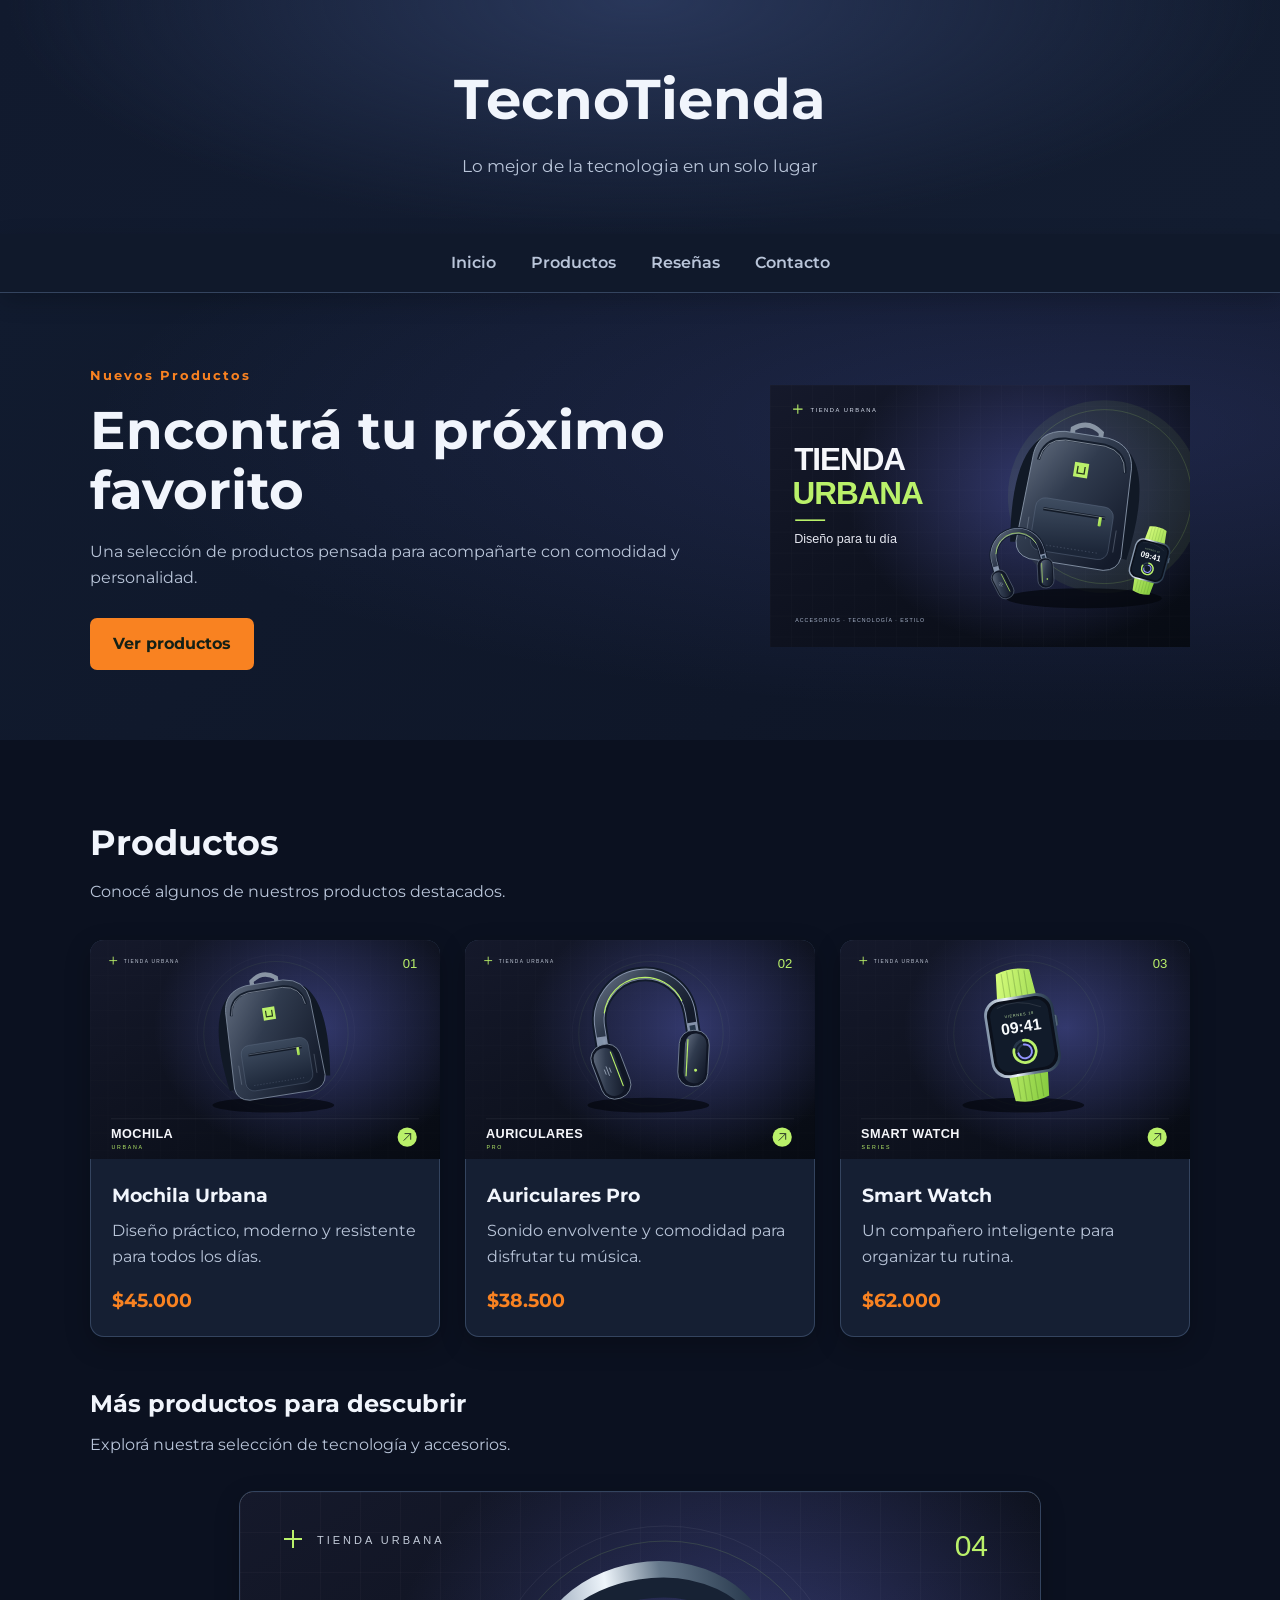
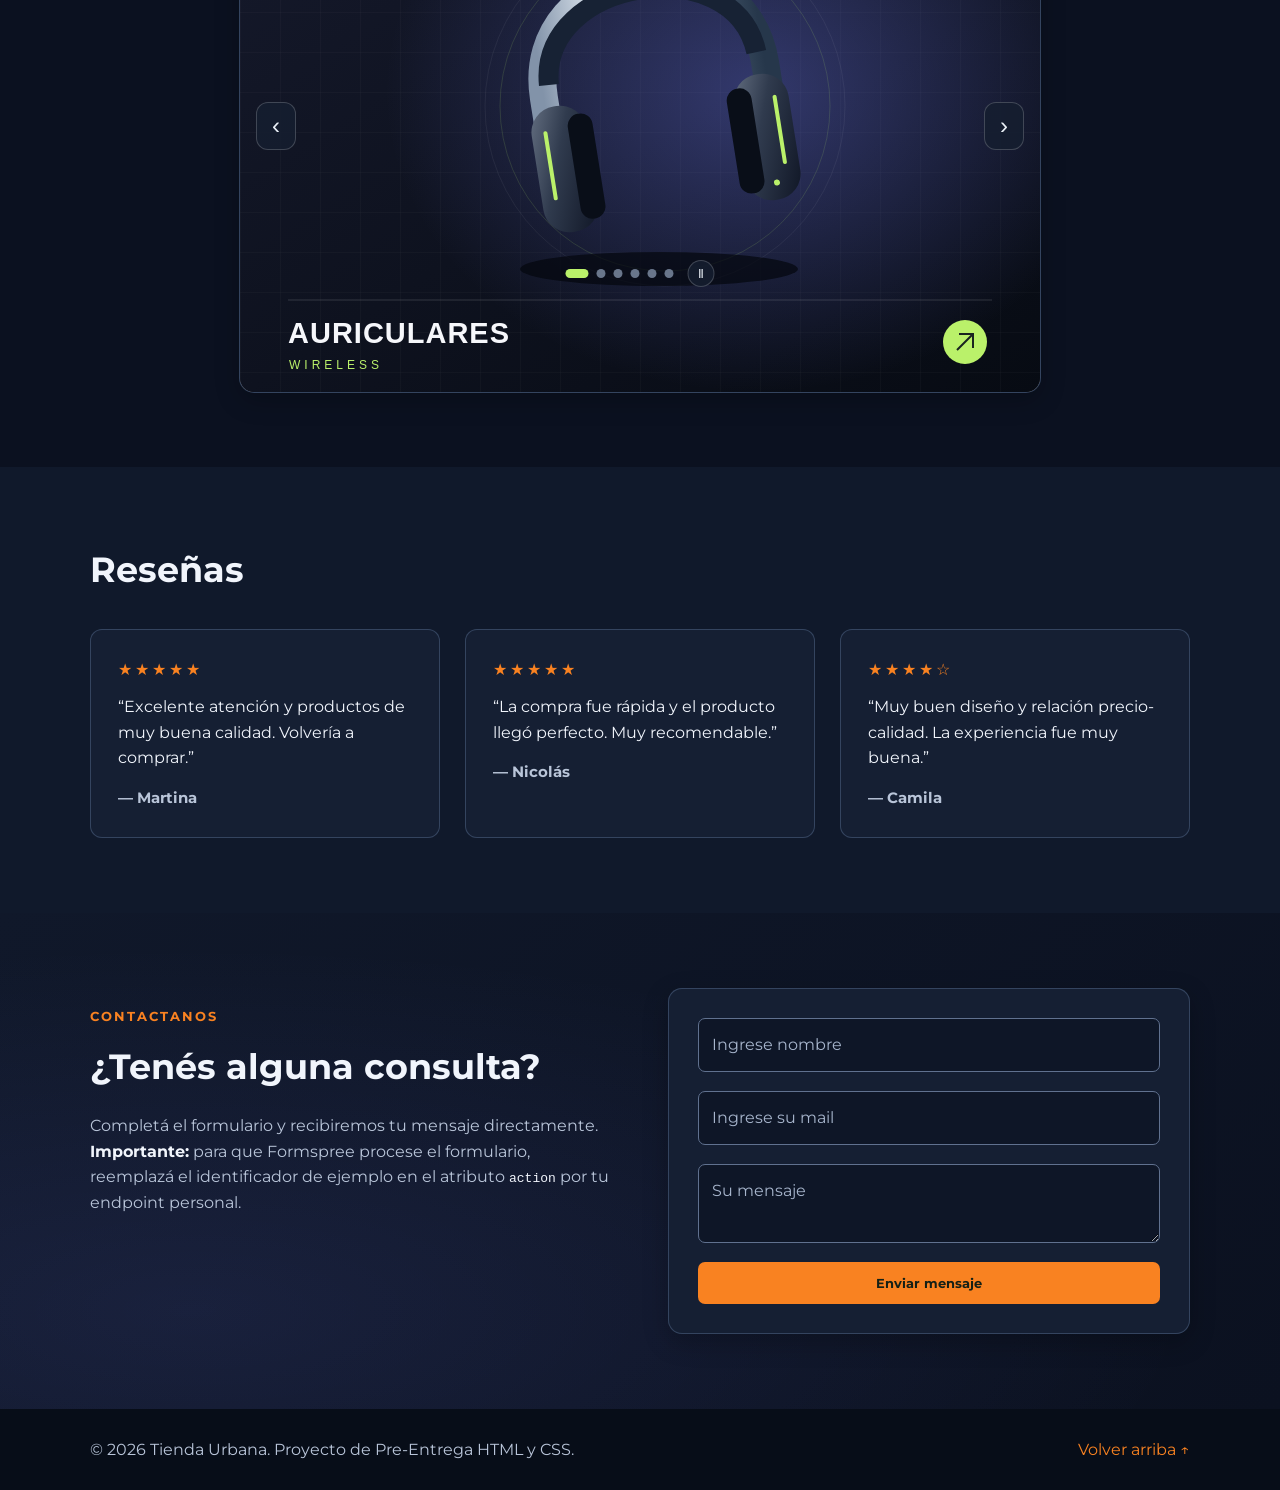
<file: index.html>
<!DOCTYPE html>
<html lang="es">
<head>
  <meta charset="UTF-8">
  <meta name="viewport" content="width=device-width, initial-scale=1.0">
  <meta name="theme-color" content="#10192b">
  <meta name="description" content="Tienda Urbana: productos importados">
  <title>TecnoTienda</title>
  <link rel="preconnect" href="https://fonts.googleapis.com">
  <link rel="preconnect" href="https://fonts.gstatic.com" crossorigin>
  <link href="https://fonts.googleapis.com/css2?family=Montserrat:wght@400;600;700&display=swap" rel="stylesheet">
  <link rel="stylesheet" href="styles.css">
</head>
<body>
  <header id="inicio">
    <div class="contenedor">
      <h1>TecnoTienda</h1>
      <p>Lo mejor de la tecnologia en un solo lugar</p>
    </div>
  </header>

  <nav aria-label="Navegación principal">
    <div class="contenedor">
      <ul>
        <li><a href="#inicio">Inicio</a></li>
        <li><a href="#productos">Productos</a></li>
        <li><a href="#resenas">Reseñas</a></li>
        <li><a href="#contacto">Contacto</a></li>
      </ul>
    </div>
  </nav>

  <main>
    <section class="hero">
      <div class="contenedor hero-contenido">
        <div>
          <span class="etiqueta">Nuevos Productos</span>
          <h2>Encontrá tu próximo favorito</h2>
          <p>Una selección de productos pensada para acompañarte con comodidad y personalidad.</p>
          <a class="boton" href="#productos">Ver productos</a>
        </div>
        <img src="img/hero.svg" alt="Ilustración de productos de la tienda">
      </div>
    </section>

    <section id="productos" class="seccion">
      <div class="contenedor">
        <h2>Productos</h2>
        <p class="intro">Conocé algunos de nuestros productos destacados.</p>

        <div class="productos">
          <article class="card">
            <img src="img/producto1.svg" alt="Mochila urbana">
            <div class="card-contenido">
              <h3>Mochila Urbana</h3>
              <p>Diseño práctico, moderno y resistente para todos los días.</p>
              <strong>$45.000</strong>
            </div>
          </article>

          <article class="card">
            <img src="img/producto2.svg" alt="Auriculares inalámbricos">
            <div class="card-contenido">
              <h3>Auriculares Pro</h3>
              <p>Sonido envolvente y comodidad para disfrutar tu música.</p>
              <strong>$38.500</strong>
            </div>
          </article>

          <article class="card">
            <img src="img/producto3.svg" alt="Reloj inteligente">
            <div class="card-contenido">
              <h3>Smart Watch</h3>
              <p>Un compañero inteligente para organizar tu rutina.</p>
              <strong>$62.000</strong>
            </div>
          </article>
        </div>

        <div class="coleccion-slider">
          <h3>Más productos para descubrir</h3>
          <p class="intro">Explorá nuestra selección de tecnología y accesorios.</p>
          <div class="slider-marco">
            <iframe src="slider-productos/slider.html" title="Carrusel de seis productos de Tienda Urbana" width="800" height="500" loading="lazy"></iframe>
          </div>
        </div>
      </div>
    </section>

    <section id="resenas" class="seccion resenas-seccion">
      <div class="contenedor">
        <h2>Reseñas</h2>
        <div class="resenas">
          <article class="resena">
            <div class="estrellas">★★★★★</div>
            <p>“Excelente atención y productos de muy buena calidad. Volvería a comprar.”</p>
            <h3>— Martina</h3>
          </article>
          <article class="resena">
            <div class="estrellas">★★★★★</div>
            <p>“La compra fue rápida y el producto llegó perfecto. Muy recomendable.”</p>
            <h3>— Nicolás</h3>
          </article>
          <article class="resena">
            <div class="estrellas">★★★★☆</div>
            <p>“Muy buen diseño y relación precio-calidad. La experiencia fue muy buena.”</p>
            <h3>— Camila</h3>
          </article>
        </div>
      </div>
    </section>

    <section id="contacto" class="seccion contacto">
      <div class="contenedor contacto-grid">
        <div>
          <span class="etiqueta">CONTACTANOS</span>
          <h2>¿Tenés alguna consulta?</h2>
          <p>Completá el formulario y recibiremos tu mensaje directamente.</p>
          <p><strong>Importante:</strong> para que Formspree procese el formulario, reemplazá el identificador de ejemplo en el atributo <code>action</code> por tu endpoint personal.</p>
        </div>

        <form action="https://formspree.io/f/mdeknryv" method="POST">
          <input type="text" name="nombre" placeholder="Ingrese nombre" aria-label="Nombre" required>
          <input type="email" name="email" placeholder="Ingrese su mail" aria-label="Correo electrónico" required>
          <textarea name="mensaje" placeholder="Su mensaje" aria-label="Mensaje" required></textarea>
          <button type="submit">Enviar mensaje</button>
        </form>
      </div>
    </section>
  </main>

  <footer>
    <div class="contenedor">
      <p>&copy; 2026 Tienda Urbana. Proyecto de Pre-Entrega HTML y CSS.</p>
      <a href="#inicio">Volver arriba ↑</a>
    </div>
  </footer>
</body>
</html>
</file>
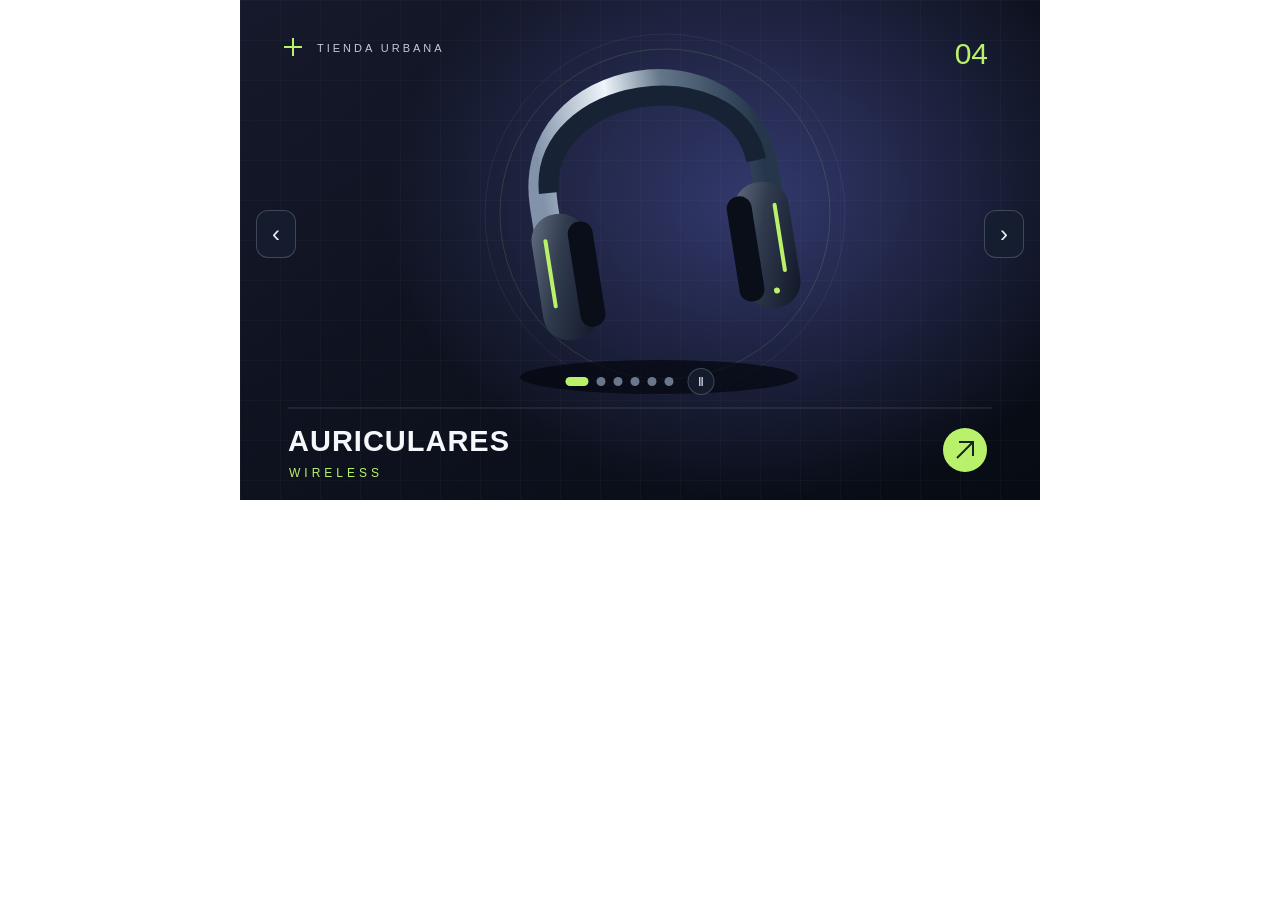
<file: slider-productos/slider.html>
<!doctype html>
<html lang="es"><head><meta charset="utf-8"><meta name="viewport" content="width=device-width,initial-scale=1"><title>Productos · Tienda Urbana</title><style>
*{box-sizing:border-box}body{margin:0;background:transparent}.tu-slider{position:relative;width:100%;max-width:800px;aspect-ratio:8/5;overflow:hidden;background:#0a0e18;color:#fff;font-family:Arial,sans-serif;margin:auto}.tu-slider img{display:block;width:100%;height:100%;object-fit:contain}.tu-slider img[hidden]{display:none}.tu-slider button{cursor:pointer;color:#eaf0f7;background:#151e30dd;border:1px solid #ffffff30;display:grid;place-items:center}.tu-slider button:hover{background:#baf16a;color:#111827}.tu-slider button:focus-visible{outline:3px solid #baf16a;outline-offset:3px}.tu-prev,.tu-next{position:absolute;top:42%;width:clamp(30px,5vw,40px);height:clamp(36px,6vw,48px);border-radius:12px;font-size:24px}.tu-prev{left:2%}.tu-next{right:2%}.tu-controls{position:absolute;bottom:21%;left:50%;transform:translateX(-50%);display:flex;gap:8px;align-items:center}.tu-slider .tu-dot{width:9px;height:9px;padding:0;border-radius:50%;border:0;background:#69768b}.tu-slider .tu-dot[aria-current=true]{background:#baf16a;width:23px;border-radius:6px}.tu-slider .tu-pause{width:27px;height:27px;border-radius:50%;font-size:12px;margin-left:6px}.tu-status{position:absolute;width:1px;height:1px;overflow:hidden;clip-path:inset(50%)}
</style></head><body><section class="tu-slider" role="region" aria-roledescription="carrusel" aria-label="Productos Tienda Urbana" tabindex="0">
<img src="productos/auriculares.svg" alt="Auriculares — WIRELESS" width="800" height="500">
<img src="productos/parlante.svg" alt="Parlante portátil — SOUND" width="800" height="500" hidden>
<img src="productos/camara.svg" alt="Cámara digital — CAPTURE" width="800" height="500" hidden>
<img src="productos/gamepad.svg" alt="Control gamer — PLAY" width="800" height="500" hidden>
<img src="productos/earbuds.svg" alt="Auriculares in-ear — AIR" width="800" height="500" hidden>
<img src="productos/teclado.svg" alt="Teclado mecánico — KEYS" width="800" height="500" hidden>
<button class="tu-prev" aria-label="Producto anterior">‹</button><button class="tu-next" aria-label="Producto siguiente">›</button><div class="tu-controls"></div><span class="tu-status" aria-live="polite"></span></section>
<script>
(()=>{const root=document.querySelector('.tu-slider'),slides=[...root.querySelectorAll('img')],controls=root.querySelector('.tu-controls'),status=root.querySelector('.tu-status');let current=0,timer,hover=false,focused=false,paused=matchMedia('(prefers-reduced-motion: reduce)').matches;
const dots=slides.map((img,i)=>{const b=document.createElement('button');b.className='tu-dot';b.setAttribute('aria-label','Ver '+img.alt);b.addEventListener('click',()=>{show(i,true);schedule()});controls.append(b);return b});
const pause=document.createElement('button');pause.className='tu-pause';controls.append(pause);
function show(i,announce=false){current=(i+slides.length)%slides.length;slides.forEach((s,j)=>s.hidden=j!==current);dots.forEach((b,j)=>b.setAttribute('aria-current',String(j===current)));if(announce)status.textContent=(current+1)+' de '+slides.length+': '+slides[current].alt}
function schedule(){clearInterval(timer);if(!paused&&!hover&&!focused&&!document.hidden)timer=setInterval(()=>show(current+1),4500)}
function setPause(){pause.textContent=paused?'▶':'Ⅱ';pause.setAttribute('aria-label',paused?'Reproducir carrusel':'Pausar carrusel');schedule()}
pause.addEventListener('click',()=>{paused=!paused;setPause()});
root.querySelector('.tu-prev').onclick=()=>{show(current-1,true);schedule()};root.querySelector('.tu-next').onclick=()=>{show(current+1,true);schedule()};
root.addEventListener('keydown',e=>{if(e.key==='ArrowLeft'||e.key==='ArrowRight'){e.preventDefault();show(current+(e.key==='ArrowRight'?1:-1),true);schedule()}});
root.addEventListener('mouseenter',()=>{hover=true;schedule()});root.addEventListener('mouseleave',()=>{hover=false;schedule()});root.addEventListener('focusin',()=>{focused=true;schedule()});root.addEventListener('focusout',e=>{if(!root.contains(e.relatedTarget)){focused=false;schedule()}});document.addEventListener('visibilitychange',schedule);
let x=null,y=null;root.addEventListener('touchstart',e=>{x=e.changedTouches[0].clientX;y=e.changedTouches[0].clientY},{passive:true});root.addEventListener('touchend',e=>{if(x===null)return;const dx=e.changedTouches[0].clientX-x,dy=e.changedTouches[0].clientY-y;if(Math.abs(dx)>40&&Math.abs(dx)>Math.abs(dy)){show(current+(dx<0?1:-1),true);schedule()}x=null},{passive:true});show(0);setPause();})();
</script></body></html>
</file>
<file: styles.css>
:root {
  color-scheme: dark;
  --fondo: #0b1120;
  --superficie: #151f33;
  --texto: #f1f5fc;
  --texto-suave: #b9c5d9;
  --acento: #f98221;
  --acento-hover: #f98221;
  --borde: #34445f;
  --sombra: 0 8px 26px rgba(0, 0, 0, .24);
}

* {
  box-sizing: border-box;
  margin: 0;
  padding: 0;
}

html {
  scroll-behavior: smooth;
}

body {
  font-family: "Montserrat", sans-serif;
  color: var(--texto);
  background: var(--fondo);
  line-height: 1.6;
}

.contenedor {
  width: min(1100px, 90%);
  margin: 0 auto;
}

header {
  background: radial-gradient(ellipse at 50% 0%, #29375a 0%, transparent 70%), linear-gradient(135deg, #111a2e, #131d31);
  color: var(--texto);
  padding: 55px 0;
  text-align: center;
}

header h1 {
  font-size: clamp(2rem, 5vw, 3.5rem);
  margin-bottom: 8px;
}

header p {
  font-size: 1.05rem;
  color: var(--texto-suave);
}

nav {
  background: #10192b;
  box-shadow: 0 1px 0 var(--borde), 0 8px 24px rgba(0, 0, 0, .2);
  position: sticky;
  top: 0;
  z-index: 10;
}

nav ul {
  list-style: none;
  display: flex;
  justify-content: center;
  gap: 35px;
  padding: 16px 0;
}

nav a {
  color: var(--texto-suave);
  text-decoration: none;
  font-weight: 600;
  transition: color .2s;
}

nav a:hover {
  color: var(--acento);
}

.hero {
  background: radial-gradient(ellipse at 85% 30%, rgba(120, 129, 255, .15), transparent 65%), linear-gradient(135deg, #111b2f, #0e1526);
  padding: 70px 0;
}

.hero-contenido {
  display: flex;
  align-items: center;
  justify-content: space-between;
  gap: 45px;
}

.hero-contenido > div {
  flex: 1;
}

.hero h2 {
  font-size: clamp(2rem, 5vw, 3.3rem);
  line-height: 1.15;
  margin: 12px 0 18px;
}

.hero p {
  color: var(--texto-suave);
  max-width: 600px;
  margin-bottom: 28px;
}

.hero img {
  width: min(420px, 42%);
  height: auto;
}

.etiqueta {
  color: var(--acento);
  font-size: .8rem;
  font-weight: 700;
  letter-spacing: 2px;
}

.boton,
button {
  display: inline-block;
  background: var(--acento);
  color: #142016;
  border: 0;
  padding: 13px 23px;
  border-radius: 7px;
  text-decoration: none;
  font-family: inherit;
  font-weight: 700;
  cursor: pointer;
  transition: background-color .2s, box-shadow .2s;
}

.boton:hover,
button:hover {
  background: var(--acento-hover);
  box-shadow: 0 4px 22px rgba(186, 241, 106, .15);
}

a:focus-visible,
button:focus-visible {
  outline: 3px solid var(--acento);
  outline-offset: 4px;
}

::selection {
  background: var(--acento);
  color: #142016;
}

.seccion {
  padding: 75px 0;
}

.seccion h2 {
  font-size: 2.2rem;
  margin-bottom: 8px;
}

.intro {
  margin-bottom: 35px;
  color: var(--texto-suave);
}

.productos {
  display: flex;
  flex-wrap: wrap;
  gap: 25px;
}

.card {
  background: var(--superficie);
  border-radius: 14px;
  overflow: hidden;
  flex: 1 1 280px;
  box-shadow: inset 0 0 0 1px var(--borde), var(--sombra);
}

.card img {
  width: 100%;
  display: block;
}

.card-contenido {
  padding: 22px;
}

.card h3 {
  margin-bottom: 8px;
}

.card p {
  color: var(--texto-suave);
  margin-bottom: 15px;
}

.card strong {
  color: var(--acento);
  font-size: 1.2rem;
}

.resenas-seccion {
  background: #10192b;
}

.resenas {
  display: grid;
  grid-template-columns: repeat(3, 1fr);
  gap: 25px;
  margin-top: 30px;
}

.resena {
  background: var(--superficie);
  box-shadow: inset 0 0 0 1px var(--borde);
  padding: 28px;
  border-radius: 12px;
}

.estrellas {
  color: var(--acento);
  letter-spacing: 3px;
  margin-bottom: 12px;
}

.resena h3 {
  color: var(--texto-suave);
  margin-top: 15px;
  font-size: .95rem;
}

.contacto {
  background: radial-gradient(ellipse at 15% 80%, rgba(120, 129, 255, .1), transparent 65%), linear-gradient(135deg, #10182a, #0b1120);
}

.contacto p {
  color: var(--texto-suave);
}

.contacto strong,
.contacto code {
  color: var(--texto);
}

.contacto-grid {
  display: grid;
  grid-template-columns: 1fr 1fr;
  gap: 55px;
  align-items: start;
}

.contacto-grid > div {
  padding-top: 15px;
}

.contacto h2 {
  margin: 10px 0 18px;
}

.contacto form {
  background: var(--superficie);
  padding: 30px;
  border-radius: 14px;
  box-shadow: inset 0 0 0 1px var(--borde), var(--sombra);
  display: flex;
  flex-direction: column;
  gap: 9px;
}

input,
textarea {
  width: 100%;
  padding: 13px;
  border: 1px solid #60718f;
  background: #0e1627;
  color: var(--texto);
  caret-color: var(--acento);
  border-radius: 7px;
  font: inherit;
  margin-bottom: 10px;
}

textarea {
  resize: vertical;
}

input::placeholder,
textarea::placeholder {
  color: #a7b5cc;
  opacity: 1;
}

input:focus,
textarea:focus {
  outline: 2px solid var(--acento);
  border-color: transparent;
}

footer {
  background: #070d18;
  color: var(--texto-suave);
  padding: 28px 0;
}

footer .contenedor {
  display: flex;
  justify-content: space-between;
  gap: 20px;
  align-items: center;
}

footer a {
  color: var(--acento);
  text-decoration: none;
}

footer a:hover {
  color: var(--acento-hover);
}

@media (max-width: 800px) {
  .hero-contenido {
    flex-direction: column;
    text-align: center;
  }

  .hero img {
    width: min(330px, 80%);
  }

  .resenas {
    grid-template-columns: 1fr;
  }

  .contacto-grid {
    grid-template-columns: 1fr;
    gap: 30px;
  }
}

@media (max-width: 560px) {
  nav ul {
    gap: 15px;
    flex-wrap: wrap;
    font-size: .9rem;
  }

  .seccion {
    padding: 55px 0;
  }

  footer .contenedor {
    flex-direction: column;
    text-align: center;
  }
}

.coleccion-slider { margin-top: 48px; }
.coleccion-slider h3 { font-size: 1.5rem; margin-bottom: 8px; }
.slider-marco { position: relative; width: 100%; max-width: 800px; aspect-ratio: 8 / 5; margin-inline: auto; overflow: hidden; border-radius: 14px; background: #0a0e18; box-shadow: 0 0 0 1px var(--borde), var(--sombra); }
.slider-marco iframe { position: absolute; inset: 0; display: block; width: 100%; height: 100%; border: 0; }
</file>
